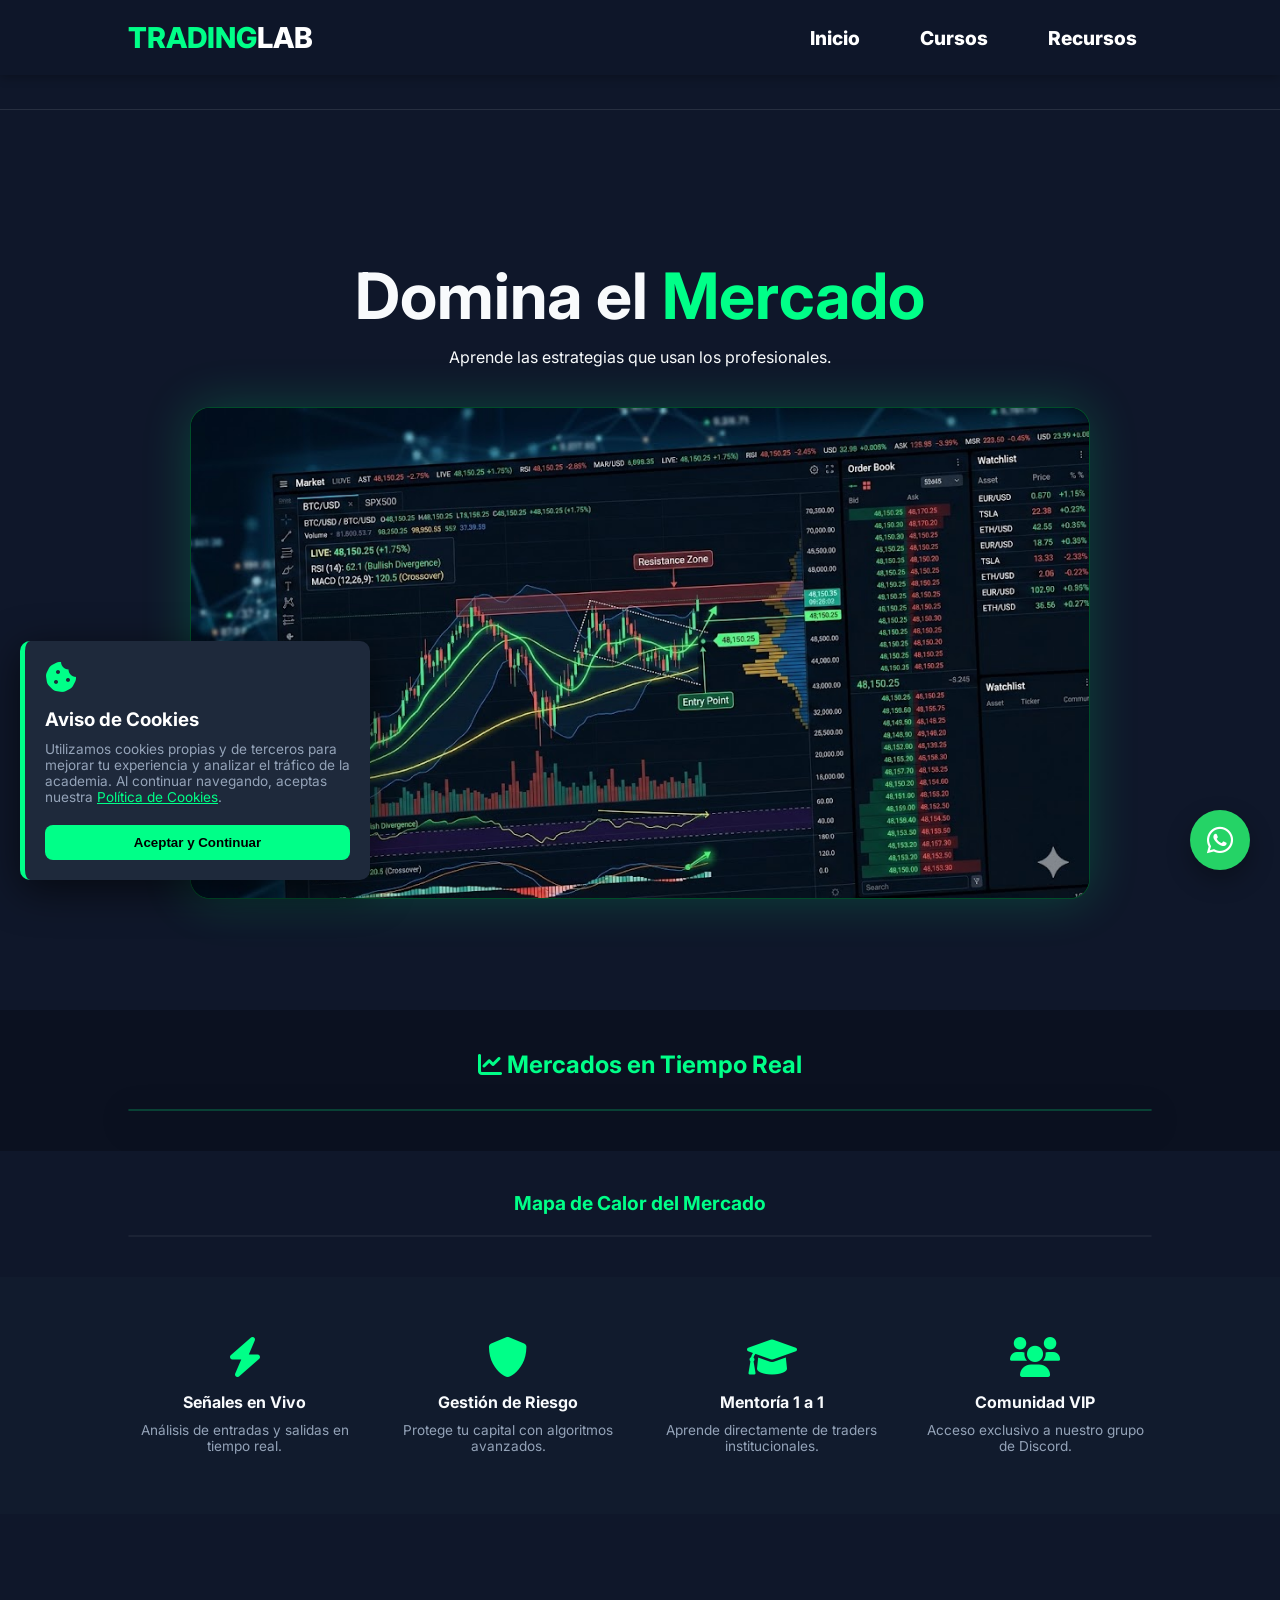
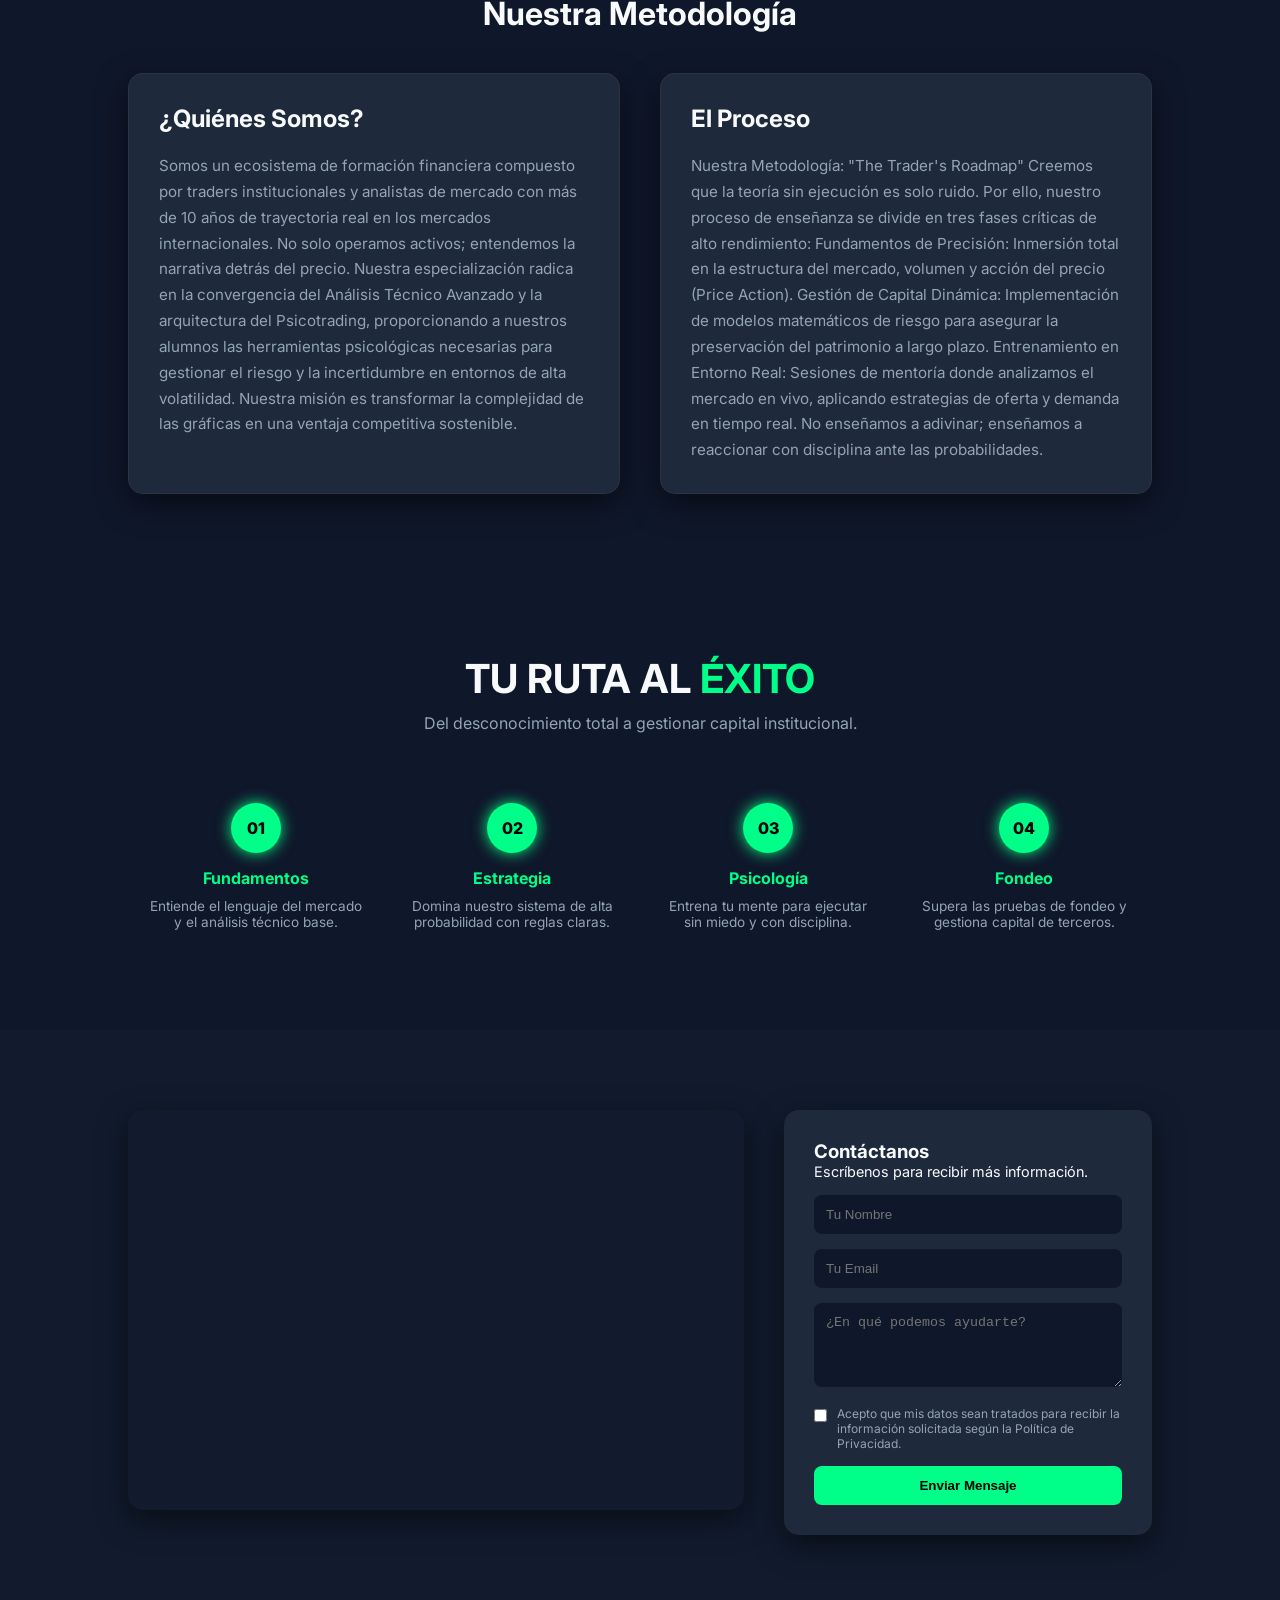
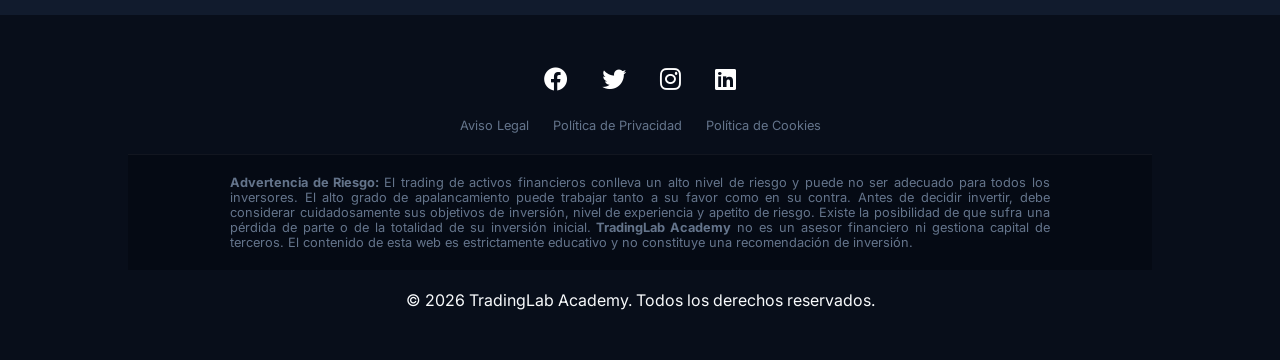
<file: index.html>
<!DOCTYPE html>
<html lang="es">
<head>
    <meta charset="UTF-8">
    <meta name="viewport" content="width=device-width, initial-scale=1.0">
    <title>TradingLab Academy</title>
    <link href="https://fonts.googleapis.com/css2?family=Inter:wght@300;400;600;800&display=swap" rel="stylesheet">
    <link rel="stylesheet" href="https://cdnjs.cloudflare.com/ajax/libs/font-awesome/6.0.0/css/all.min.css">
    <link rel="stylesheet" href="style.css" />
</head>
<body>
    <nav>
        <div class="logo">TRADING<span style="color:white">LAB</span></div>
        <ul class="nav-links">
            <li><a href="#inicio">Inicio</a></li>
            <li><a href="Cursos/trading.html">Cursos</a></li>
             <!-- <li><a href="#conocenos">Conócenos</a></li> -->
            <li><a href="Recursos/recursos.html">Recursos</a></li>
        </ul>
    </nav>
    <div style="height: 40px; background: #0f172a; border-bottom: 1px solid rgba(255,255,255,0.1); margin-top: 70px;">
    <script type="text/javascript" src="https://s3.tradingview.com/external-embedding/embed-widget-ticker-tape.js" async>
    {
      "symbols": [
        {"proName": "FOREXCOM:SPX500", "title": "S&P 500"},
        {"proName": "FOREXCOM:NSXUSD", "title": "Nasdaq 100"},
        {"proName": "FX_IDC:EURUSD", "title": "EUR/USD"},
        {"proName": "BITSTAMP:BTCUSD", "title": "BTC/USD"},
        {"proName": "BITSTAMP:ETHUSD", "title": "ETH/USD"}
      ],
      "showSymbolLogo": true,
      "colorTheme": "dark",
      "isTransparent": false,
      "displayMode": "adaptive",
      "locale": "es"
    }
    </script>
</div>

    <section id="inicio">
        <h1>Domina el <span class="highlight">Mercado</span></h1>
        <p>Aprende las estrategias que usan los profesionales.</p>
        <div class="hero-img-container">
           <img src="Imagenes/terminal_elite.jpg" alt="Trading Terminal Elite" class="hero-img">
        </div>

    </section>
    <section id="mercados" style="padding: 40px 10%; background: #0b1120;">
    <div style="text-align: center; margin-bottom: 30px;">
        <h2 style="font-size: 1.5rem; color: var(--primary);"><i class="fas fa-chart-line"></i> Mercados en Tiempo Real</h2>
    </div>
    
    <div class="tradingview-widget-container" style="border-radius: 15px; overflow: hidden; border: 1px solid rgba(0, 255, 136, 0.2); box-shadow: var(--shadow);">
        <div class="tradingview-widget-container__widget"></div>
        <script type="text/javascript" src="https://s3.tradingview.com/external-embedding/embed-widget-market-overview.js" async>
        {
          "colorTheme": "dark",
          "dateRange": "12M",
          "showChart": true,
          "locale": "es",
          "width": "100%",
          "height": "450",
          "largeChartUrl": "",
          "isTransparent": false,
          "showSymbolLogo": true,
          "showFloatingTooltip": false,
          "tabs": [
            {
              "title": "Índices",
              "symbols": [
                { "s": "FOREXCOM:SPX500", "d": "S&P 500" },
                { "s": "FOREXCOM:NSXUSD", "d": "Nasdaq 100" },
                { "s": "FOREXCOM:DJI", "d": "Dow 30" },
                { "s": "INDEX:BTCUSD", "d": "Bitcoin" }
              ]
            },
            {
              "title": "Forex",
              "symbols": [
                { "s": "FX:EURUSD" },
                { "s": "FX:GBPUSD" },
                { "s": "FX:USDJPY" },
                { "s": "FX:AUDUSD" }
              ]
            }
          ]
        }
        </script>
    </div>
</section>

<section id="heatmap" style="padding: 40px 10%; background: #0f172a;">
    <div style="text-align: center; margin-bottom: 20px;">
        <h3 style="color: var(--primary); font-size: 1.2rem;">Mapa de Calor del Mercado</h3>
    </div>
    <div class="tradingview-widget-container" style="border-radius: 15px; overflow: hidden; border: 1px solid rgba(255,255,255,0.05);">
        <div class="tradingview-widget-container__widget"></div>
        <script type="text/javascript" src="https://s3.tradingview.com/external-embedding/embed-widget-crypto-coins-heatmap.js" async>
        {
          "dataSource": "AllCrypto",
          "symbolPageUrl": "",
          "colorTheme": "dark",
          "hasTopBar": false,
          "isTransparent": false,
          "hasSymbolLogo": true,
          "width": "100%",
          "height": "400"
        }
        </script>
    </div>
</section>

<section style="padding: 60px 10%; background: #111b2d; display: grid; grid-template-columns: repeat(auto-fit, minmax(200px, 1fr)); gap: 30px; text-align: center;">
    <div>
        <i class="fas fa-bolt" style="color: var(--primary); font-size: 2.5rem; margin-bottom: 15px;"></i>
        <h4 style="margin-bottom: 10px;">Señales en Vivo</h4>
        <p style="font-size: 0.85rem; color: #94a3b8;">Análisis de entradas y salidas en tiempo real.</p>
    </div>
    <div>
        <i class="fas fa-shield-alt" style="color: var(--primary); font-size: 2.5rem; margin-bottom: 15px;"></i>
        <h4 style="margin-bottom: 10px;">Gestión de Riesgo</h4>
        <p style="font-size: 0.85rem; color: #94a3b8;">Protege tu capital con algoritmos avanzados.</p>
    </div>
    <div>
        <i class="fas fa-graduation-cap" style="color: var(--primary); font-size: 2.5rem; margin-bottom: 15px;"></i>
        <h4 style="margin-bottom: 10px;">Mentoría 1 a 1</h4>
        <p style="font-size: 0.85rem; color: #94a3b8;">Aprende directamente de traders institucionales.</p>
    </div>
    <div>
        <i class="fas fa-users" style="color: var(--primary); font-size: 2.5rem; margin-bottom: 15px;"></i>
        <h4 style="margin-bottom: 10px;">Comunidad VIP</h4>
        <p style="font-size: 0.85rem; color: #94a3b8;">Acceso exclusivo a nuestro grupo de Discord.</p>
    </div>
</section>

    <section id="conocenos">
        <h2 class="section-title">Nuestra Metodología</h2>
        <div class="grid-conocenos">
            <div class="card">
                <h3>¿Quiénes Somos?</h3>
                <p>Somos un ecosistema de formación financiera compuesto por traders institucionales y analistas de mercado con más de 10 años de trayectoria real en los mercados internacionales. No solo operamos activos; entendemos la narrativa detrás del precio.

                Nuestra especialización radica en la convergencia del Análisis Técnico Avanzado y la arquitectura del Psicotrading, proporcionando a nuestros alumnos las herramientas psicológicas necesarias para gestionar el riesgo y la incertidumbre en entornos de alta volatilidad. Nuestra misión es transformar la complejidad de las gráficas en una ventaja competitiva sostenible.</p>
            </div>
            <div class="card">
                <h3>El Proceso</h3>
                <p>Nuestra Metodología: "The Trader's Roadmap"

                    Creemos que la teoría sin ejecución es solo ruido. Por ello, nuestro proceso de enseñanza se divide en tres fases críticas de alto rendimiento:

                    Fundamentos de Precisión: Inmersión total en la estructura del mercado, volumen y acción del precio (Price Action).

                    Gestión de Capital Dinámica: Implementación de modelos matemáticos de riesgo para asegurar la preservación del patrimonio a largo plazo.

                    Entrenamiento en Entorno Real: Sesiones de mentoría donde analizamos el mercado en vivo, aplicando estrategias de oferta y demanda en tiempo real.

                    No enseñamos a adivinar; enseñamos a reaccionar con disciplina ante las probabilidades.</p>
            </div>
        </div>
    </section>

    <section style="padding: 80px 10%; background: #0f172a;">
    <div style="text-align: center; margin-bottom: 50px;">
        <h2 style="font-size: 2.5rem; margin-bottom: 10px;">TU RUTA AL <span style="color: var(--primary);">ÉXITO</span></h2>
        <p style="color: #94a3b8;">Del desconocimiento total a gestionar capital institucional.</p>
    </div>

    <div class="roadmap-container">
        <div class="roadmap-step">
            <div class="step-number">01</div>
            <h4 style="color: var(--primary);">Fundamentos</h4>
            <p style="font-size: 0.85rem; color: #94a3b8; margin-top: 10px;">Entiende el lenguaje del mercado y el análisis técnico base.</p>
        </div>
        <div class="roadmap-step">
            <div class="step-number">02</div>
            <h4 style="color: var(--primary);">Estrategia</h4>
            <p style="font-size: 0.85rem; color: #94a3b8; margin-top: 10px;">Domina nuestro sistema de alta probabilidad con reglas claras.</p>
        </div>
        <div class="roadmap-step">
            <div class="step-number">03</div>
            <h4 style="color: var(--primary);">Psicología</h4>
            <p style="font-size: 0.85rem; color: #94a3b8; margin-top: 10px;">Entrena tu mente para ejecutar sin miedo y con disciplina.</p>
        </div>
        <div class="roadmap-step">
            <div class="step-number">04</div>
            <h4 style="color: var(--primary);">Fondeo</h4>
            <p style="font-size: 0.85rem; color: #94a3b8; margin-top: 10px;">Supera las pruebas de fondeo y gestiona capital de terceros.</p>
        </div>
    </div>
</section>

    <section id="trading">
        <div class="video-container">
            <iframe src="https://www.youtube.com/embed/P3AIFPLKO5w?si=NFJK7uIKpplyopya" title="YouTube video player" allowfullscreen></iframe>
        </div>

        <div class="form-container">
            <h3>Contáctanos</h3>
            <p style="margin-bottom: 15px; font-size: 0.9rem;">Escríbenos para recibir más información.</p>
            <form action="https://formspree.io/f/TU_ID" method="POST">
                <input type="text" name="name" placeholder="Tu Nombre" required>
                <input type="email" name="email" placeholder="Tu Email" required>
                <textarea name="message" rows="4" placeholder="¿En qué podemos ayudarte?"></textarea>
                
                <label style="font-size: 0.75rem; color: #94a3b8; display: flex; align-items: flex-start; gap: 10px; margin-bottom: 15px; cursor: pointer;">
                    <input type="checkbox" required style="width: auto; margin-top: 3px;">
                    <span>Acepto que mis datos sean tratados para recibir la información solicitada según la Política de Privacidad.</span>
                </label>

                <button type="submit">Enviar Mensaje</button>
            </form>
        </div>
    </section>

    <footer>
        <div class="social-icons">
            <a href="https://facebook.com" target="_blank"><i class="fab fa-facebook"></i></a>
            <a href="https://twitter.com" target="_blank"><i class="fab fa-twitter"></i></a>
            <a href="https://instagram.com" target="_blank"><i class="fab fa-instagram"></i></a>
            <a href="https://linkedin.com" target="_blank"><i class="fab fa-linkedin"></i></a>
        </div>
        <div style="margin-bottom: 20px;">
            <a href="Legal/legal.html" style="color: #64748b; text-decoration: none; font-size: 0.8rem; margin: 0 10px;">Aviso Legal</a>
            <a href="Legal/legal.html" style="color: #64748b; text-decoration: none; font-size: 0.8rem; margin: 0 10px;">Política de Privacidad</a>
            <a href="Legal/legal.html" style="color: #64748b; text-decoration: none; font-size: 0.8rem; margin: 0 10px;">Política de Cookies</a>
        </div>
        <div class="risk-disclaimer" style="padding: 20px 10%; background: #050a14; color: #64748b; font-size: 0.8rem; text-align: justify; border-top: 1px solid rgba(255,255,255,0.05);">
            <p><strong>Advertencia de Riesgo:</strong> El trading de activos financieros conlleva un alto nivel de riesgo y puede no ser adecuado para todos los inversores. El alto grado de apalancamiento puede trabajar tanto a su favor como en su contra. Antes de decidir invertir, debe considerar cuidadosamente sus objetivos de inversión, nivel de experiencia y apetito de riesgo. Existe la posibilidad de que sufra una pérdida de parte o de la totalidad de su inversión inicial. <strong>TradingLab Academy</strong> no es un asesor financiero ni gestiona capital de terceros. El contenido de esta web es estrictamente educativo y no constituye una recomendación de inversión.</p>
        </div>
        <br>
        <p>&copy; 2026 TradingLab Academy. Todos los derechos reservados.</p>
    </footer>

    <div id="cookie-banner" class="cookie-overlay">
        <div class="cookie-content">
            <i class="fas fa-cookie-bite" style="color: var(--primary); font-size: 2rem; margin-bottom: 15px;"></i>
            <h3>Aviso de Cookies</h3>
            <p>Utilizamos cookies propias y de terceros para mejorar tu experiencia y analizar el tráfico de la academia. Al continuar navegando, aceptas nuestra <a href="legal.html" style="color: var(--primary);">Política de Cookies</a>.</p>
            <button onclick="acceptCookies()" class="cookie-btn">Aceptar y Continuar</button>
        </div>
    </div>
    <script>
        function acceptCookies() {
            // Guarda la decisión en el almacenamiento local del navegador
            localStorage.setItem('cookiesAceptadas', 'true');
            // Oculta el banner
            document.getElementById('cookie-banner').style.display = 'none';
        }

        // Al cargar la página, comprueba si ya las aceptó anteriormente
        window.onload = function() {
            if (!localStorage.getItem('cookiesAceptadas')) {
                document.getElementById('cookie-banner').style.display = 'block';
            }
        }
    </script>
    <a href="https://wa.me/TUNUMERO" target="_blank" style="position: fixed; bottom: 30px; right: 30px; background: #25d366; color: white; border-radius: 50%; width: 60px; height: 60px; display: flex; align-items: center; justify-content: center; font-size: 30px; box-shadow: 0 10px 25px rgba(0,0,0,0.3); z-index: 1000; text-decoration: none; transition: 0.3s;">
        <i class="fab fa-whatsapp"></i>
    </a>
</body>
</html>
</file>
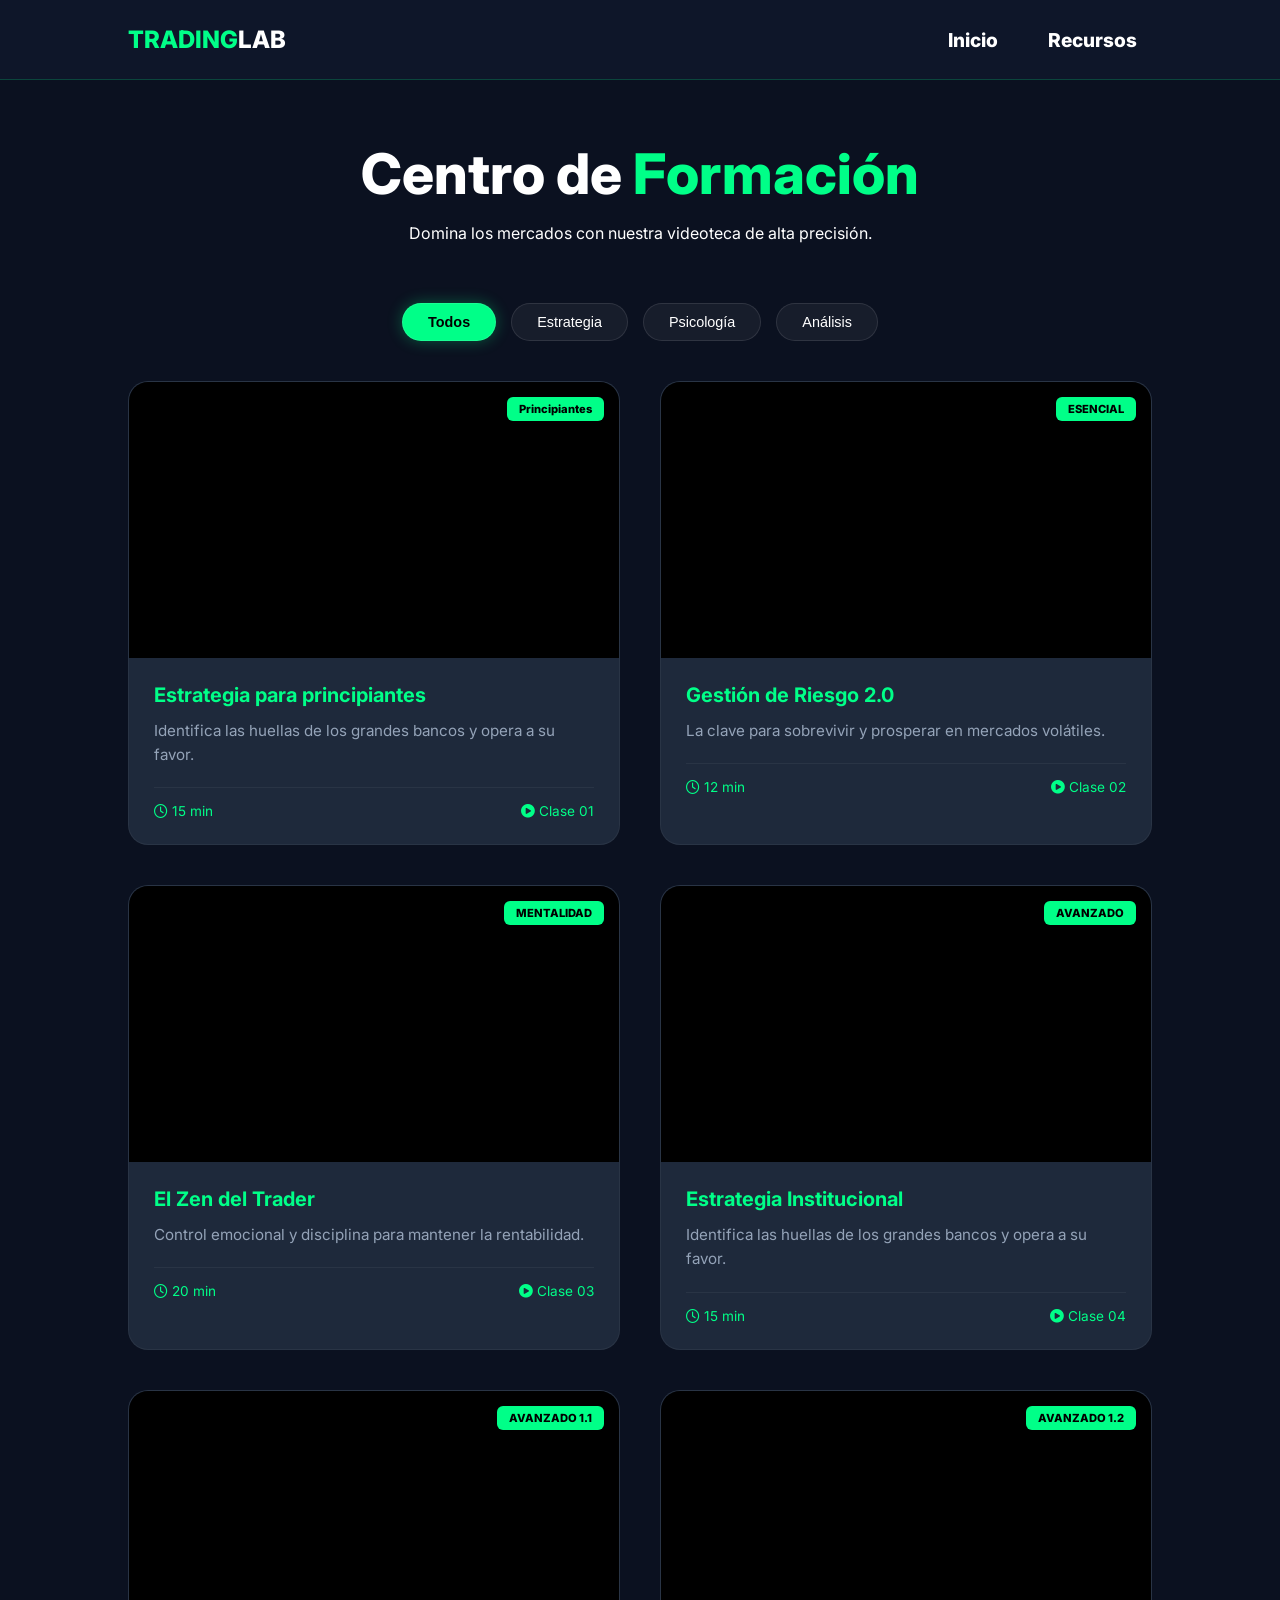
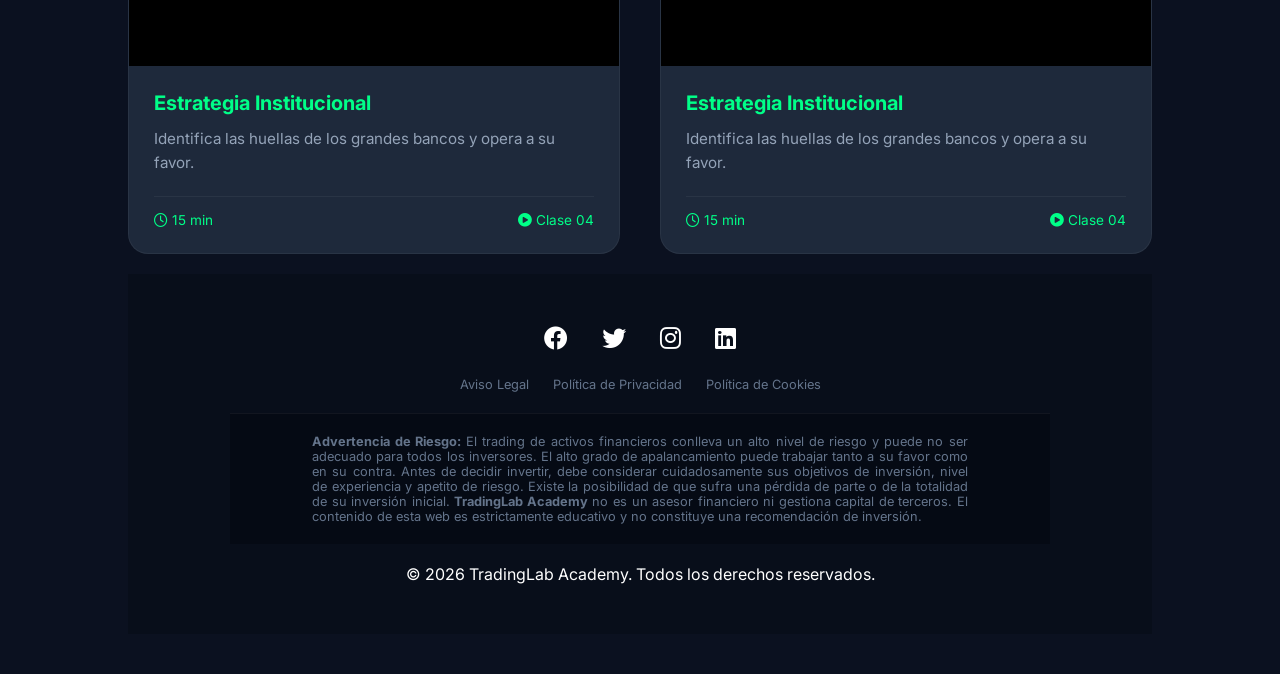
<file: Cursos/trading.html>
<!DOCTYPE html>
<html lang="es">
<head>
    <meta charset="UTF-8">
    <meta name="viewport" content="width=device-width, initial-scale=1.0">
    <title>TradingLab | Academia de Videos</title>
    <link href="https://fonts.googleapis.com/css2?family=Inter:wght@400;700;800&display=swap" rel="stylesheet">
    <link rel="stylesheet" href="https://cdnjs.cloudflare.com/ajax/libs/font-awesome/6.0.0/css/all.min.css">
    <link rel="stylesheet" href="style.css" />
</head>
<body>

<nav>
    <a href="index.html" class="logo">TRADING<span style="color:white">LAB</span></a>
    <ul class="nav-links">
        <li><a href="../index.html">Inicio</a></li>
        <li><a href="../Recursos/recursos.html">Recursos</a></li>
    </ul>
</nav>

<div class="container">
    <div class="intro-section">
        <h1>Centro de <span>Formación</span></h1>
        <p>Domina los mercados con nuestra videoteca de alta precisión.</p>
    </div>

    <div class="filters">
        <button class="filter-btn active">Todos</button>
        <button class="filter-btn">Estrategia</button>
        <button class="filter-btn">Psicología</button>
        <button class="filter-btn">Análisis</button>
    </div>

    <div class="video-grid">
        <div class="v-card">
            <span class="badge">Principiantes</span>
            <div class="video-wrapper">
                <iframe src="https://www.youtube.com/embed/P3AIFPLKO5w" allowfullscreen></iframe>
            </div>
            <div class="v-info">
                <h3>Estrategia para principiantes</h3>
                <p>Identifica las huellas de los grandes bancos y opera a su favor.</p>
                <div class="meta">
                    <span><i class="far fa-clock"></i> 15 min</span>
                    <span><i class="fas fa-play-circle"></i> Clase 01</span>
                </div>
            </div>
        </div>

        <div class="v-card">
            <span class="badge">ESENCIAL</span>
            <div class="video-wrapper">
                <iframe src="https://www.youtube.com/embed/P3AIFPLKO5w" allowfullscreen></iframe>
            </div>
            <div class="v-info">
                <h3>Gestión de Riesgo 2.0</h3>
                <p>La clave para sobrevivir y prosperar en mercados volátiles.</p>
                <div class="meta">
                    <span><i class="far fa-clock"></i> 12 min</span>
                    <span><i class="fas fa-play-circle"></i> Clase 02</span>
                </div>
            </div>
        </div>

        <div class="v-card">
            <span class="badge">MENTALIDAD</span>
            <div class="video-wrapper">
                <iframe src="https://www.youtube.com/embed/P3AIFPLKO5w" allowfullscreen></iframe>
            </div>
            <div class="v-info">
                <h3>El Zen del Trader</h3>
                <p>Control emocional y disciplina para mantener la rentabilidad.</p>
                <div class="meta">
                    <span><i class="far fa-clock"></i> 20 min</span>
                    <span><i class="fas fa-play-circle"></i> Clase 03</span>
                </div>
            </div>
        </div>

        <div class="video-grid">
        <div class="v-card">
            <span class="badge">AVANZADO</span>
            <div class="video-wrapper">
                <iframe src="https://www.youtube.com/embed/P3AIFPLKO5w" allowfullscreen></iframe>
            </div>
            <div class="v-info">
                <h3>Estrategia Institucional</h3>
                <p>Identifica las huellas de los grandes bancos y opera a su favor.</p>
                <div class="meta">
                    <span><i class="far fa-clock"></i> 15 min</span>
                    <span><i class="fas fa-play-circle"></i> Clase 04</span>
                </div>
            </div>
        </div>
    </div>

    <div class="video-grid">
        <div class="v-card">
            <span class="badge">AVANZADO 1.1</span>
            <div class="video-wrapper">
                <iframe src="https://www.youtube.com/embed/P3AIFPLKO5w" allowfullscreen></iframe>
            </div>
            <div class="v-info">
                <h3>Estrategia Institucional</h3>
                <p>Identifica las huellas de los grandes bancos y opera a su favor.</p>
                <div class="meta">
                    <span><i class="far fa-clock"></i> 15 min</span>
                    <span><i class="fas fa-play-circle"></i> Clase 04</span>
                </div>
            </div>
        </div>
    </div>


    <div class="video-grid">
        <div class="v-card">
            <span class="badge">AVANZADO 1.2</span>
            <div class="video-wrapper">
                <iframe src="https://www.youtube.com/embed/P3AIFPLKO5w" allowfullscreen></iframe>
            </div>
            <div class="v-info">
                <h3>Estrategia Institucional</h3>
                <p>Identifica las huellas de los grandes bancos y opera a su favor.</p>
                <div class="meta">
                    <span><i class="far fa-clock"></i> 15 min</span>
                    <span><i class="fas fa-play-circle"></i> Clase 04</span>
                </div>
            </div>
        </div>
    </div>

</div>
 <footer>
        <div class="social-icons">
            <a href="https://facebook.com" target="_blank"><i class="fab fa-facebook"></i></a>
            <a href="https://twitter.com" target="_blank"><i class="fab fa-twitter"></i></a>
            <a href="https://instagram.com" target="_blank"><i class="fab fa-instagram"></i></a>
            <a href="https://linkedin.com" target="_blank"><i class="fab fa-linkedin"></i></a>
        </div>
        <div style="margin-bottom: 20px;">
            <a href="../Legal/legal.html" style="color: #64748b; text-decoration: none; font-size: 0.8rem; margin: 0 10px;">Aviso Legal</a>
            <a href="../Legal/legal.html" style="color: #64748b; text-decoration: none; font-size: 0.8rem; margin: 0 10px;">Política de Privacidad</a>
            <a href="../Legal/legal.html" style="color: #64748b; text-decoration: none; font-size: 0.8rem; margin: 0 10px;">Política de Cookies</a>
        </div>
        <div class="risk-disclaimer" style="padding: 20px 10%; background: #050a14; color: #64748b; font-size: 0.8rem; text-align: justify; border-top: 1px solid rgba(255,255,255,0.05);">
            <p><strong>Advertencia de Riesgo:</strong> El trading de activos financieros conlleva un alto nivel de riesgo y puede no ser adecuado para todos los inversores. El alto grado de apalancamiento puede trabajar tanto a su favor como en su contra. Antes de decidir invertir, debe considerar cuidadosamente sus objetivos de inversión, nivel de experiencia y apetito de riesgo. Existe la posibilidad de que sufra una pérdida de parte o de la totalidad de su inversión inicial. <strong>TradingLab Academy</strong> no es un asesor financiero ni gestiona capital de terceros. El contenido de esta web es estrictamente educativo y no constituye una recomendación de inversión.</p>
        </div>
        <br>
        <p>&copy; 2026 TradingLab Academy. Todos los derechos reservados.</p>
    </footer>

</body>
</html>
</file>
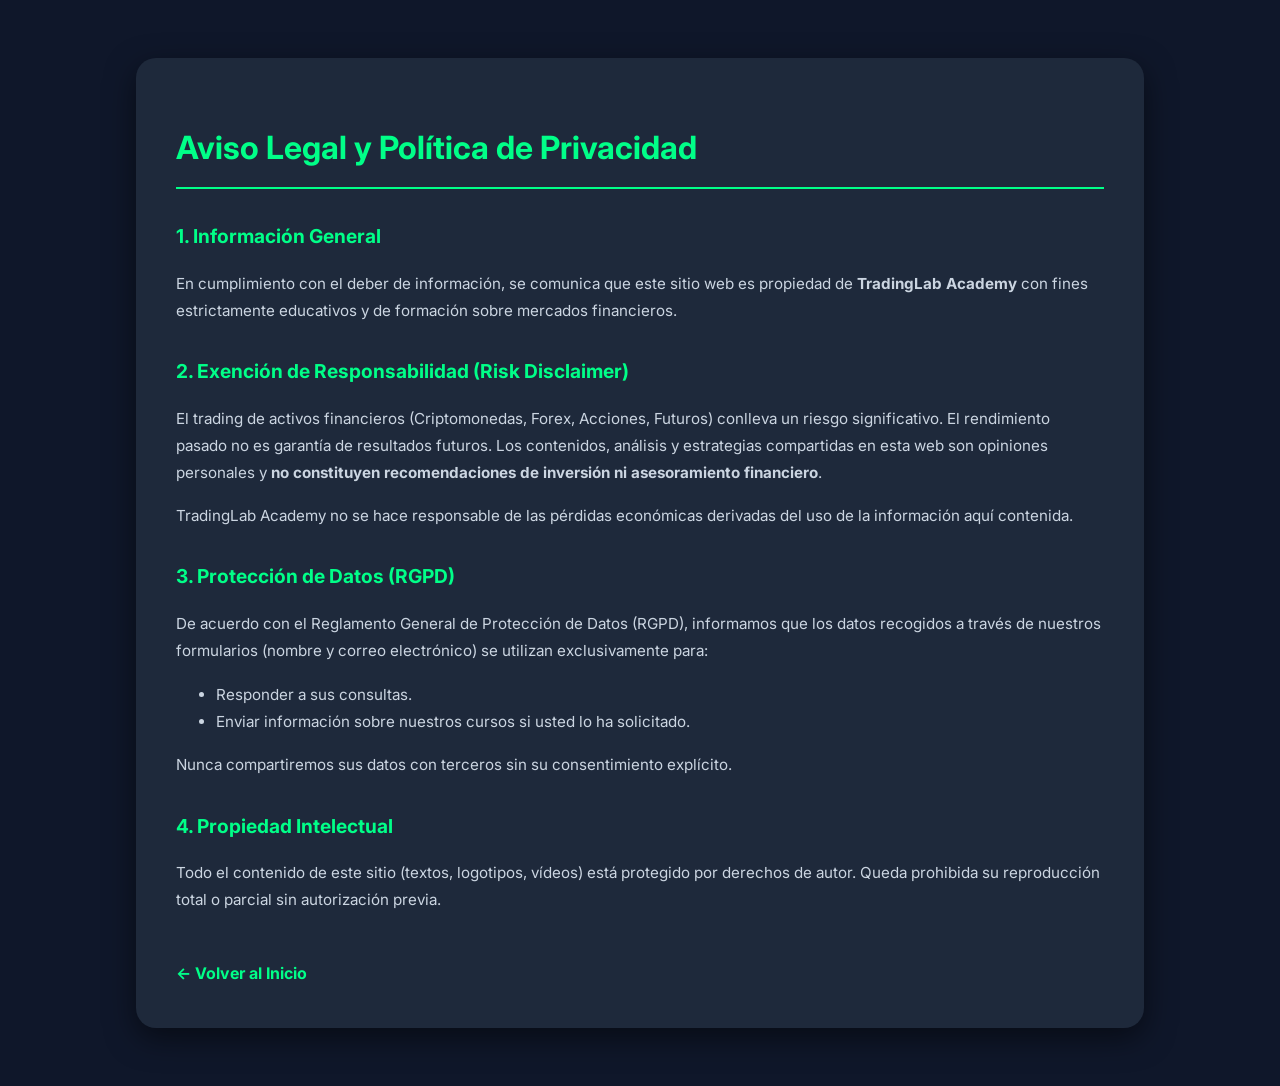
<file: Legal/legal.html>
<!DOCTYPE html>
<html lang="es">
<head>
    <meta charset="UTF-8">
    <meta name="viewport" content="width=device-width, initial-scale=1.0">
    <title>Aviso Legal | TradingLab</title>
    <link href="https://fonts.googleapis.com/css2?family=Inter:wght@400;700&display=swap" rel="stylesheet">
    <link rel="stylesheet" href="style.css" />
</head>
<body>

    <div class="legal-box">
        <h1>Aviso Legal y Política de Privacidad</h1>
        
        <h2>1. Información General</h2>
        <p>En cumplimiento con el deber de información, se comunica que este sitio web es propiedad de <strong>TradingLab Academy</strong> con fines estrictamente educativos y de formación sobre mercados financieros.</p>

        <h2>2. Exención de Responsabilidad (Risk Disclaimer)</h2>
        <p>El trading de activos financieros (Criptomonedas, Forex, Acciones, Futuros) conlleva un riesgo significativo. El rendimiento pasado no es garantía de resultados futuros. Los contenidos, análisis y estrategias compartidas en esta web son opiniones personales y <strong>no constituyen recomendaciones de inversión ni asesoramiento financiero</strong>.</p>
        <p>TradingLab Academy no se hace responsable de las pérdidas económicas derivadas del uso de la información aquí contenida.</p>

        <h2>3. Protección de Datos (RGPD)</h2>
        <p>De acuerdo con el Reglamento General de Protección de Datos (RGPD), informamos que los datos recogidos a través de nuestros formularios (nombre y correo electrónico) se utilizan exclusivamente para:</p>
        <ul>
            <li>Responder a sus consultas.</li>
            <li>Enviar información sobre nuestros cursos si usted lo ha solicitado.</li>
        </ul>
        <p>Nunca compartiremos sus datos con terceros sin su consentimiento explícito.</p>

        <h2>4. Propiedad Intelectual</h2>
        <p>Todo el contenido de este sitio (textos, logotipos, vídeos) está protegido por derechos de autor. Queda prohibida su reproducción total o parcial sin autorización previa.</p>

        <a href="../index.html" class="back-link">← Volver al Inicio</a>
    </div>


</body>
</html>
</file>
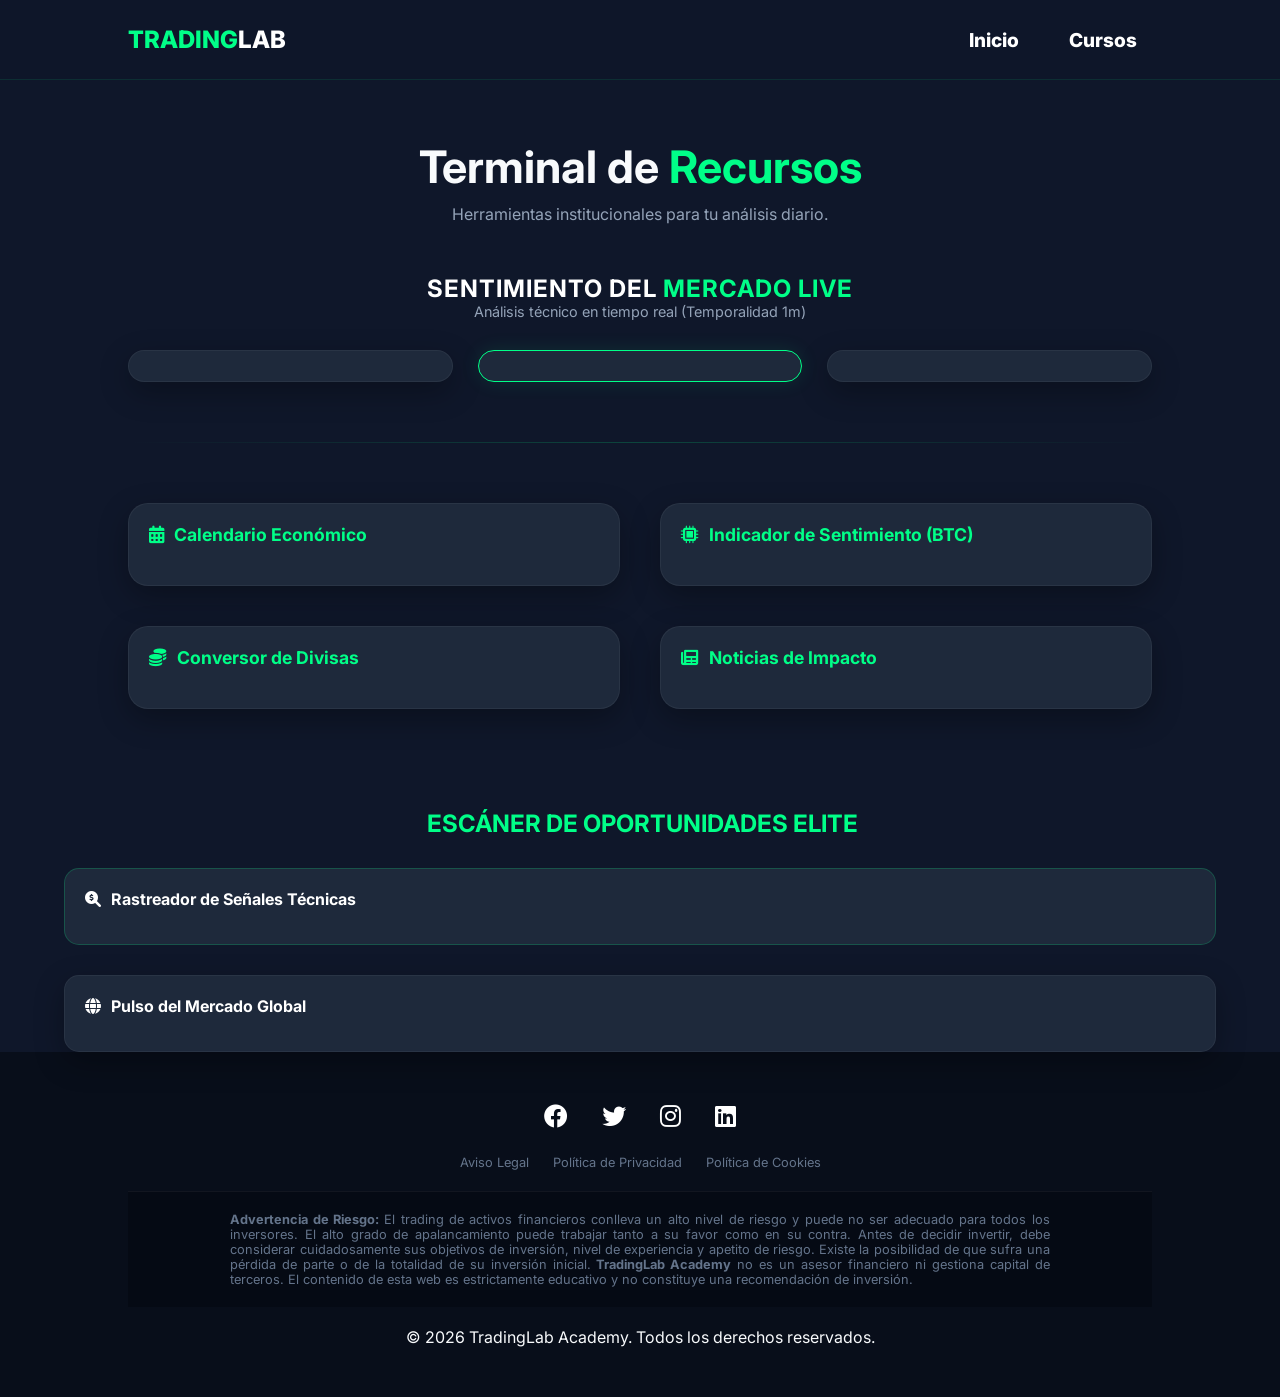
<file: Recursos/recursos.html>
<!DOCTYPE html>
<html lang="es">
<head>
    <meta charset="UTF-8">
    <meta name="viewport" content="width=device-width, initial-scale=1.0">
    <title>Recursos de Trading | TradingLab</title>
    <link href="https://fonts.googleapis.com/css2?family=Inter:wght@400;700;800&display=swap" rel="stylesheet">
    <link rel="stylesheet" href="https://cdnjs.cloudflare.com/ajax/libs/font-awesome/6.0.0/css/all.min.css">
    <link rel="stylesheet" href="style.css" />
</head>
<body>

    <nav>
        <a href="../index.html" class="logo">TRADING<span style="color:white">LAB</span></a>
        <ul class="nav-links">
            <li><a href="../index.html">Inicio</a></li>
            <li><a href="../Cursos/trading.html">Cursos</a></li>
        </ul>
    </nav>

    <div class="container">
        <div class="header-recursos">
            <h1>Terminal de <span style="color: var(--primary);">Recursos</span></h1>
            <p>Herramientas institucionales para tu análisis diario.</p>
        </div>

        <section id="market-status" style="margin-bottom: 60px;">
    <div style="text-align: center; margin-bottom: 30px;">
        <h2 style="color: white; font-size: 1.5rem; letter-spacing: 1px;">SENTIMIENTO DEL <span style="color: var(--primary);">MERCADO LIVE</span></h2>
        <p style="color: #94a3b8; font-size: 0.9rem;">Análisis técnico en tiempo real (Temporalidad 1m)</p>
    </div>
    
    <div style="display: grid; grid-template-columns: repeat(auto-fit, minmax(300px, 1fr)); gap: 25px;">
        
        <div class="widget-card" style="padding: 15px;">
            <div class="tradingview-widget-container">
                <script type="text/javascript" src="https://s3.tradingview.com/external-embedding/embed-widget-technical-analysis.js" async>
                {
                  "interval": "1m", "width": "100%", "isTransparent": true, "height": "320",
                  "symbol": "OANDA:XAUUSD", "showIntervalTabs": false, "locale": "es", "colorTheme": "dark"
                }
                </script>
            </div>
        </div>

        <div class="widget-card" style="padding: 15px; border-color: var(--primary); box-shadow: 0 0 20px rgba(0,255,136,0.1);">
            <div class="tradingview-widget-container">
                <script type="text/javascript" src="https://s3.tradingview.com/external-embedding/embed-widget-technical-analysis.js" async>
                {
                  "interval": "1m", "width": "100%", "isTransparent": true, "height": "320",
                  "symbol": "BINANCE:BTCUSDT", "showIntervalTabs": false, "locale": "es", "colorTheme": "dark"
                }
                </script>
            </div>
        </div>

        <div class="widget-card" style="padding: 15px;">
            <div class="tradingview-widget-container">
                <script type="text/javascript" src="https://s3.tradingview.com/external-embedding/embed-widget-technical-analysis.js" async>
                {
                  "interval": "1m", "width": "100%", "isTransparent": true, "height": "320",
                  "symbol": "FX:EURUSD", "showIntervalTabs": false, "locale": "es", "colorTheme": "dark"
                }
                </script>
            </div>
        </div>

    </div>
</section>

<hr style="border: 0; height: 1px; background: linear-gradient(to right, transparent, rgba(0,255,136,0.2), transparent); margin-bottom: 60px;">

        <div class="grid-recursos">
            <div class="widget-card">
                <h3><i class="fas fa-calendar-alt"></i> Calendario Económico</h3>
                <div class="tradingview-widget-container">
                    <script type="text/javascript" src="https://s3.tradingview.com/external-embedding/embed-widget-events.js" async>
                    {
                      "colorTheme": "dark",
                      "isTransparent": true,
                      "width": "100%",
                      "height": "400",
                      "locale": "es",
                      "importanceFilter": "-1,0,1"
                    }
                    </script>
                </div>
            </div>

            <div class="widget-card">
                <h3><i class="fas fa-microchip"></i> Indicador de Sentimiento (BTC)</h3>
                <div class="tradingview-widget-container">
                    <script type="text/javascript" src="https://s3.tradingview.com/external-embedding/embed-widget-technical-analysis.js" async>
                    {
                      "interval": "1h",
                      "width": "100%",
                      "isTransparent": true,
                      "height": "400",
                      "symbol": "BITSTAMP:BTCUSD",
                      "showIntervalTabs": true,
                      "locale": "es",
                      "colorTheme": "dark"
                    }
                    </script>
                </div>
            </div>

            <div class="widget-card">
                <h3><i class="fas fa-coins"></i> Conversor de Divisas</h3>
                <div class="tradingview-widget-container">
                    <script type="text/javascript" src="https://s3.tradingview.com/external-embedding/embed-widget-forex-cross-rates.js" async>
                    {
                      "width": "100%",
                      "height": "400",
                      "currencies": ["EUR", "USD", "JPY", "GBP", "CHF", "AUD"],
                      "isTransparent": true,
                      "colorTheme": "dark",
                      "locale": "es"
                    }
                    </script>
                </div>
            </div>

            <div class="widget-card">
                <h3><i class="fas fa-newspaper"></i> Noticias de Impacto</h3>
                <div class="tradingview-widget-container">
                    <script type="text/javascript" src="https://s3.tradingview.com/external-embedding/embed-widget-timeline.js" async>
                    {
                      "feedMode": "all_symbols",
                      "colorTheme": "dark",
                      "isTransparent": true,
                      "displayMode": "regular",
                      "width": "100%",
                      "height": "400",
                      "locale": "es"
                    }
                    </script>
                </div>
            </div>
        </div>
    </div>

    <h2 style="text-align: center; color: var(--primary); margin: 60px 0 30px;"><i class="fas fa-radar"></i> ESCÁNER DE OPORTUNIDADES ELITE</h2>

<div style="padding: 0 5%; display: flex; flex-direction: column; gap: 30px;">

    <div class="widget-card" style="background: var(--card-bg); border-radius: 15px; padding: 20px; border: 1px solid rgba(0, 255, 136, 0.2); box-shadow: var(--shadow);">
        <h3 style="color: #fff; margin-bottom: 15px; font-size: 1rem;"><i class="fas fa-search-dollar"></i> Rastreador de Señales Técnicas</h3>
        <div class="tradingview-widget-container">
            <script type="text/javascript" src="https://s3.tradingview.com/external-embedding/embed-widget-screener.js" async>
            {
              "width": "100%", "height": "500", "defaultColumn": "overview",
              "defaultScreen": "general", "market": "forex", "showToolbar": true,
              "colorTheme": "dark", "locale": "es", "isTransparent": true
            }
            </script>
        </div>
    </div>

    <div class="widget-card" style="background: var(--card-bg); border-radius: 15px; padding: 20px; border: 1px solid rgba(255, 255, 255, 0.05);">
        <h3 style="color: #fff; margin-bottom: 15px; font-size: 1rem;"><i class="fas fa-globe"></i> Pulso del Mercado Global</h3>
        <div class="tradingview-widget-container">
            <script type="text/javascript" src="https://s3.tradingview.com/external-embedding/embed-widget-market-quotes.js" async>
            {
              "width": "100%", "height": "450",
              "symbolsGroups": [
                {
                  "name": "Activos Clave",
                  "originalName": "Indices",
                  "symbols": [
                    {"name": "OANDA:XAUUSD", "displayName": "Oro"},
                    {"name": "BITSTAMP:BTCUSD", "displayName": "Bitcoin"},
                    {"name": "FOREXCOM:SPX500", "displayName": "S&P 500"},
                    {"name": "OANDA:EURUSD", "displayName": "Euro"},
                    {"name": "TVC:DXY", "displayName": "DXY (Dólar)"},
                    {"name": "OANDA:GBPUSD", "displayName": "Libra"},
                    {"name": "OANDA:USDJPY", "displayName": "Yen"},
                    {"name": "OANDA:XAGUSD", "displayName": "Plata"}
                  ]
                }
              ],
              "showSymbolLogo": true, "colorTheme": "dark", "isTransparent": true, "locale": "es"
            }
            </script>
        </div>
    </div>

</div>





    <footer>
        <div class="social-icons">
            <a href="https://facebook.com" target="_blank"><i class="fab fa-facebook"></i></a>
            <a href="https://twitter.com" target="_blank"><i class="fab fa-twitter"></i></a>
            <a href="https://instagram.com" target="_blank"><i class="fab fa-instagram"></i></a>
            <a href="https://linkedin.com" target="_blank"><i class="fab fa-linkedin"></i></a>
        </div>
        <div style="margin-bottom: 20px;">
            <a href="../Legal/legal.html" style="color: #64748b; text-decoration: none; font-size: 0.8rem; margin: 0 10px;">Aviso Legal</a>
            <a href="../Legal/legal.html" style="color: #64748b; text-decoration: none; font-size: 0.8rem; margin: 0 10px;">Política de Privacidad</a>
            <a href="../Legal/legal.html" style="color: #64748b; text-decoration: none; font-size: 0.8rem; margin: 0 10px;">Política de Cookies</a>
        </div>
        <div class="risk-disclaimer" style="padding: 20px 10%; background: #050a14; color: #64748b; font-size: 0.8rem; text-align: justify; border-top: 1px solid rgba(255,255,255,0.05);">
            <p><strong>Advertencia de Riesgo:</strong> El trading de activos financieros conlleva un alto nivel de riesgo y puede no ser adecuado para todos los inversores. El alto grado de apalancamiento puede trabajar tanto a su favor como en su contra. Antes de decidir invertir, debe considerar cuidadosamente sus objetivos de inversión, nivel de experiencia y apetito de riesgo. Existe la posibilidad de que sufra una pérdida de parte o de la totalidad de su inversión inicial. <strong>TradingLab Academy</strong> no es un asesor financiero ni gestiona capital de terceros. El contenido de esta web es estrictamente educativo y no constituye una recomendación de inversión.</p>
        </div>
        <br>
        <p>&copy; 2026 TradingLab Academy. Todos los derechos reservados.</p>
    </footer>

</body>
</html>
</file>
<file: style.css>
:root {
            --primary: #00ff88; /* Verde Neón Trading */
            --bg-dark: #0f172a;
            --card-bg: #1e293b;
            --text-light: #f8fafc;
            --shadow: 0 10px 30px rgba(0, 0, 0, 0.5);
        }

        * { margin: 0; padding: 0; box-sizing: border-box; }
        body { font-family: 'Inter', sans-serif; background-color: var(--bg-dark); color: var(--text-light); scroll-behavior: smooth; }

        /* --- NAVEGACIÓN --- */
        nav {
            display: flex;
            justify-content: space-between;
            align-items: center;
            padding: 20px 10%;
            background: rgba(15, 23, 42, 0.95);
            position: fixed;
            width: 100%;
            top: 0;
            z-index: 1000;
            box-shadow: 0 2px 10px rgba(0,0,0,0.3);
        }
        .logo { font-size: 1.8rem; font-weight: 800; color: var(--primary); }
        .nav-links { list-style: none; display: flex; }
        .nav-links li { margin-left: 30px; }
        .nav-links a { 
            text-decoration: none; color: white; font-weight: 800; 
            transition: 0.3s; padding: 8px 15px; border-radius: 5px; font-size: 1.2rem;
        }
        .nav-links a:hover { background: var(--primary); color: #000; }

        /* --- SECCIÓN HERO / INICIO --- */
        #inicio {
            height: 60vh;
            display: flex;
            flex-direction: column;
            justify-content: center;
            align-items: center;
            text-align: center;
            padding-top: 80px;
        }
        h1 { font-size: 3.5rem; margin-bottom: 1rem; }
        .highlight { color: var(--primary); }

        /* --- SECCIÓN CONÓCENOS --- */
        #conocenos { padding: 80px 10%; }
        .section-title { text-align: center; margin-bottom: 40px; font-size: 2rem; }
        .grid-conocenos {
            display: grid;
            grid-template-columns: 1fr 1fr;
            gap: 40px;
        }
        .card {
            background: var(--card-bg);
            padding: 30px;
            border-radius: 15px;
            box-shadow: var(--shadow);
            border: 1px solid rgba(255,255,255,0.05);
        }

        /* --- SECCIÓN TRADING (VIDEO + FORM) --- */
        #trading {
            padding: 80px 10%;
            background: #111b2d;
            display: flex;
            gap: 40px;
            align-items: flex-start;
        }
        .video-container { flex: 2; border-radius: 15px; overflow: hidden; box-shadow: var(--shadow); }
        .video-container iframe { width: 100%; height: 400px; border: none; }

        .form-container {
            flex: 1;
            background: var(--card-bg);
            padding: 30px;
            border-radius: 15px;
            box-shadow: var(--shadow);
        }
        .form-container input, .form-container textarea {
            width: 100%;
            padding: 12px;
            margin-bottom: 15px;
            border-radius: 8px;
            border: none;
            background: #0f172a;
            color: white;
        }
        .form-container button {
            width: 100%;
            padding: 12px;
            background: var(--primary);
            border: none;
            border-radius: 8px;
            font-weight: bold;
            cursor: pointer;
            transition: 0.3s;
        }
        .form-container button:hover { transform: translateY(-3px); box-shadow: 0 5px 15px rgba(0, 255, 136, 0.4); }

        /* Ajuste para móviles: Invertir orden y centrar */
        @media (max-width: 768px) {
            #trading {
                flex-direction: column-reverse; /* ESTA ES LA MAGIA: Formulario arriba, Video abajo */
                padding: 40px 5%;
                gap: 30px;
            }
            
            .video-container, .form-container {
                width: 100%; /* Asegura que ocupen todo el ancho en móvil */
            }

            .grid-conocenos {
                grid-template-columns: 1fr; /* Una sola columna en móvil para las tarjetas */
            }

            h1 { font-size: 2.5rem; } /* Título un poco más pequeño en móvil */

            .nav-links a { 
            text-decoration: none; color: white; font-weight: 800; 
            transition: 0.3s; padding: 8px 15px; border-radius: 5px; font-size: 1.2rem;}
        }

        .video-container { flex: 2; border-radius: 15px; overflow: hidden; box-shadow: var(--shadow); }
        .video-container iframe { width: 100%; aspect-ratio: 16/9; border: none; display: block; }

        .form-container {
            flex: 1;
            background: var(--card-bg);
            padding: 30px;
            border-radius: 15px;
            box-shadow: var(--shadow);
        }

        .card:hover {
            border-color: var(--primary);
            transform: translateY(-10px);
        }
        .card:hover h3 { color: var(--primary); transition: 0.3s; }
        .card h3 { margin-bottom: 20px; font-size: 1.5rem; }
        .card p { font-size: 0.95rem; line-height: 1.7; color: #94a3b8; }

        /* --- FOOTER --- */
        footer {
            padding: 50px 10%;
            text-align: center;
            background: #080e1a;
        }
        .social-icons { margin-bottom: 20px; }
        .social-icons a {
            color: white;
            font-size: 1.5rem;
            margin: 0 15px;
            transition: 0.3s;
        }

      /* --- SECCIÓN HERO / INICIO --- */
#inicio {
    min-height: 100vh; /* Permite que la sección crezca si el contenido es grande */
    display: flex;
    flex-direction: column;
    justify-content: center;
    align-items: center;
    text-align: center;
    padding: 120px 10% 80px; /* Aumentamos el padding inferior para que no se corte */
}

h1 { 
    font-size: clamp(2.5rem, 8vw, 4rem); /* Tamaño fluido para que no rompa en móviles */
    margin-bottom: 1rem; 
    line-height: 1.1; 
}

/* Contenedor de la imagen corregido */
.hero-img-container {
    width: 100%;
    max-width: 900px;
    margin: 40px auto 0; /* Centrado con margen arriba */
    border-radius: 20px;
    overflow: hidden; 
    box-shadow: 0 0 50px rgba(0, 255, 136, 0.2);
    border: 1px solid rgba(0, 255, 136, 0.3);
    background-color: #000;
}

.hero-img {
    width: 100%;
    height: auto; /* Mantiene la proporción real sin estirar */
    display: block;
    transition: transform 0.5s ease;
}

.hero-img-container:hover .hero-img {
    transform: scale(1.05);
}
        .social-icons a:hover { color: var(--primary); }

        .roadmap-container {
    display: flex;
    justify-content: space-between;
    position: relative;
    margin-top: 50px;
}
.roadmap-step {
    text-align: center;
    flex: 1;
    position: relative;
    padding: 20px;
}
.step-number {
    width: 50px;
    height: 50px;
    background: var(--primary);
    color: #000;
    border-radius: 50%;
    display: flex;
    align-items: center;
    justify-content: center;
    font-weight: 800;
    margin: 0 auto 15px;
    box-shadow: 0 0 15px var(--primary);
}
.roadmap-step::after {
    content: '';
    position: absolute;
    top: 45px;
    left: 50%;
    width: 100%;
    height: 2px;
    background: rgba(0, 255, 136, 0.2);
    z-index: -1;
}
.roadmap-step:last-child::after { display: none; }

@media (max-width: 768px) {
    .roadmap-container { flex-direction: column; gap: 30px; }
    .roadmap-step::after { display: none; }
}

/* pantalla mas pequeña en movil */
    .cookie-overlay {
        position: fixed;
        bottom: 20px;
        left: 20px;
        background: var(--card-bg);
        border-left: 5px solid var(--primary); /* Una línea verde elegante a la izquierda */
        border-radius: 10px;
        padding: 20px;
        z-index: 9999;
        display: none;
        box-shadow: 0 10px 40px rgba(0,0,0,0.6);
        max-width: 350px; /* Un poco más estrecho para que sea discreto */
    }
    .cookie-content h3 { margin-bottom: 10px; color: white; }
    .cookie-content p { font-size: 0.85rem; color: #94a3b8; margin-bottom: 20px; }
    .cookie-btn {
        background: var(--primary);
        color: #000;
        border: none;
        padding: 10px 20px;
        border-radius: 8px;
        font-weight: bold;
        cursor: pointer;
        width: 100%;
        transition: 0.3s;
    }
    .cookie-btn:hover { transform: scale(1.02); background: #fff; }

    /* Para que se vea bien en móviles */
    @media (max-width: 768px) {
        .cookie-overlay { left: 10px; right: 10px; bottom: 10px; }
    }

    /* --- Ajustes específicos para que la navegación quepa en móvil --- */
@media (max-width: 768px) {
    nav {
        padding: 10px 3%; /* Menos espacio arriba y a los lados */
    }

    .logo {
        font-size: 1.3rem; /* Logo más pequeño */
    }

    .nav-links li {
        margin-left: 10px; /* Menos separación entre los botones */
    }

    .nav-links a {
        padding: 5px 8px; /* Botones más compactos */
        font-size: 1rem; /* Letra más pequeña para que quepan todos en una fila */
    }

    /* Reducimos también el margen del ticker tape para que no quede un hueco blanco grande */
    div[style*="margin-top: 70px"] {
        margin-top: 55px !important; 
    }

    /* ... aquí puedes dejar el resto de código de #trading y grid que ya tenías ... */
}
</file>
<file: Cursos/style.css>
:root {
            --primary: #00ff88;
            --bg: #0b1120;
            --card: #1e293b;
            --glow: rgba(0, 255, 136, 0.3);
        }

        * { margin: 0; padding: 0; box-sizing: border-box; }

        body {
            font-family: 'Inter', sans-serif;
            background-color: var(--bg);
            color: white;
            padding-top: 100px; /* Evita que la nav tape el título */
        }

        /* --- NAVEGACIÓN UNIVERSAL (CORREGIDA) --- */
        nav {
            display: flex;
            justify-content: space-between;
            align-items: center;
            padding: 0 10%;
            height: 80px;
            background: rgba(15, 23, 42, 0.98);
            position: fixed;
            width: 100%;
            top: 0;
            left: 0;
            z-index: 2000;
            border-bottom: 1px solid rgba(0, 255, 136, 0.2);
        }

        .logo { 
            font-size: 1.5rem; 
            font-weight: 800; 
            color: var(--primary); 
            text-decoration: none;
            white-space: nowrap;
        }

        .nav-links { 
            list-style: none; 
            display: flex; 
            gap: 20px;
            align-items: center;
        }

        .nav-links a { 
            text-decoration: none; 
            color: white; 
            font-weight: 800; 
            font-size: 1.2rem; 
            transition: 0.3s; 
            padding: 8px 15px; 
            border-radius: 8px;
            white-space: nowrap;
        }

        .nav-links a:hover { 
            background: rgba(0, 255, 136, 0.1); 
            color: var(--primary); 
        }

        /* --- CONTENIDO --- */
        .container { padding: 40px 10%; max-width: 1400px; margin: 0 auto; }
        
        .intro-section { text-align: center; margin-bottom: 60px; }
        .intro-section h1 { font-size: clamp(2rem, 5vw, 3.5rem); font-weight: 800; margin-bottom: 15px; }
        .intro-section span { color: var(--primary); }

        /* Filtros */
        .filters {
            display: flex;
            justify-content: center;
            gap: 15px;
            margin-bottom: 40px;
            flex-wrap: wrap;
        }
        .filter-btn {
            background: rgba(255,255,255,0.05);
            border: 1px solid rgba(255,255,255,0.1);
            color: white;
            padding: 10px 25px;
            border-radius: 30px;
            cursor: pointer;
            transition: 0.3s;
            font-size: 0.9rem;
        }
        .filter-btn:hover, .filter-btn.active {
            background: var(--primary);
            color: #000;
            font-weight: bold;
            box-shadow: 0 0 15px var(--glow);
        }

        /* Grid de Videos */
        .video-grid {
            display: grid;
            grid-template-columns: repeat(auto-fit, minmax(320px, 1fr));
            gap: 40px;
        }

        .v-card {
            background: var(--card);
            border-radius: 20px;
            overflow: hidden;
            border: 1px solid rgba(255,255,255,0.05);
            transition: all 0.4s ease;
            position: relative;
        }

        .v-card:hover {
            transform: translateY(-10px);
            border-color: var(--primary);
            box-shadow: 0 20px 40px rgba(0,0,0,0.6), 0 0 20px var(--glow);
        }

        .badge {
            position: absolute;
            top: 15px;
            right: 15px;
            background: var(--primary);
            color: #000;
            padding: 5px 12px;
            border-radius: 6px;
            font-size: 0.7rem;
            font-weight: 800;
            z-index: 10;
        }

        .video-wrapper {
            position: relative;
            padding-bottom: 56.25%;
            height: 0;
            background: #000;
        }
        .video-wrapper iframe {
            position: absolute;
            top: 0; left: 0; width: 100%; height: 100%;
            border: none;
        }

        .v-info { padding: 25px; }
        .v-info h3 { margin-bottom: 12px; font-size: 1.25rem; color: var(--primary); }
        .v-info p { color: #94a3b8; font-size: 0.95rem; line-height: 1.6; }
        
        .meta {
            display: flex;
            justify-content: space-between;
            margin-top: 20px;
            padding-top: 15px;
            border-top: 1px solid rgba(255,255,255,0.05);
            font-size: 0.85rem;
            color: var(--primary);
        }

        /* --- RESPONSIVE MÓVIL --- */
        @media (max-width: 768px) {
            nav { padding: 0 5%; height: 70px; }
            .logo { font-size: 1.1rem; }
            .nav-links { gap: 8px; }
            .nav-links a { padding: 6px 10px; font-size: 1rem; }
            
            .container { padding: 20px 5%; }
            .intro-section h1 { font-size: 2.2rem; }
            .video-grid { grid-template-columns: 1fr; }
        }

         /* --- FOOTER --- */
        footer {
            padding: 50px 10%;
            text-align: center;
            background: #080e1a;
            margin-top: 20px;
        }
        .social-icons { margin-bottom: 20px; }
        .social-icons a {
            color: white;
            font-size: 1.5rem;
            margin: 0 15px;
            transition: 0.3s;
        }

        /* El efecto neón al pasar el ratón por los iconos */
        .social-icons a:hover {
            color: var(--primary);
            text-shadow: 0 0 10px var(--primary);
            transform: translateY(-3px);
            display: inline-block;
            
            }
</file>
<file: Legal/style.css>
body { font-family: 'Inter', sans-serif; background: #0f172a; color: #f8fafc; line-height: 1.8; padding: 50px 10%; }
        .legal-box { background: #1e293b; padding: 40px; border-radius: 20px; box-shadow: 0 10px 30px rgba(0,0,0,0.5); }
        h1 { color: #00ff88; border-bottom: 2px solid #00ff88; padding-bottom: 10px; }
        h2 { color: #00ff88; margin-top: 30px; font-size: 1.2rem; }
        p, li { color: #cbd5e1; font-size: 0.95rem; }
        .back-link { display: inline-block; margin-top: 30px; color: #00ff88; text-decoration: none; font-weight: bold; }
        .back-link:hover { text-decoration: underline; }

         /* --- FOOTER --- */
        footer {
            padding: 50px 10%;
            text-align: center;
            background: #080e1a;
        }
        .social-icons { margin-bottom: 20px; }
        .social-icons a {
            color: white;
            font-size: 1.5rem;
            margin: 0 15px;
            transition: 0.3s;
        }
</file>
<file: Recursos/style.css>
:root {
            --primary: #00ff88;
            --bg-dark: #0f172a;
            --card-bg: #1e293b;
            --text-light: #f8fafc;
        }

        * { margin: 0; padding: 0; box-sizing: border-box; }

        body { 
            font-family: 'Inter', sans-serif; 
            background: var(--bg-dark); 
            color: var(--text-light); 
            padding-top: 100px; /* Espacio para que la nav no tape el h1 */
        }

        /* --- NAVEGACIÓN PC --- */
        nav {
            display: flex;
            justify-content: space-between;
            align-items: center;
            padding: 0 10%;
            height: 80px;
            background: rgba(15, 23, 42, 0.98);
            position: fixed;
            width: 100%;
            top: 0;
            left: 0;
            z-index: 2000;
            border-bottom: 1px solid rgba(0, 255, 136, 0.1);
        }

        .logo { 
            font-size: 1.5rem; 
            font-weight: 800; 
            color: var(--primary); 
            text-decoration: none;
            white-space: nowrap;
        }

        .nav-links { 
            list-style: none; 
            display: flex; 
            gap: 20px; /* Espaciado moderno entre elementos */
            align-items: center;
        }

        .nav-links a { 
            text-decoration: none; 
            color: white; 
            font-weight: 800; 
            font-size: 1.2rem; 
            transition: 0.3s; 
            padding: 8px 15px; 
            border-radius: 8px;
            white-space: nowrap; /* Evita que el texto se corte */
        }

        .nav-links a:hover { 
            background: rgba(0, 255, 136, 0.1); 
            color: var(--primary); 
        }

        /* --- CONTENIDO --- */
        .container { padding: 40px 10%; width: 100%; }
        
        .header-recursos { text-align: center; margin-bottom: 50px; }
        .header-recursos h1 { font-size: clamp(1.8rem, 5vw, 2.8rem); margin-bottom: 10px; }
        .header-recursos p { color: #94a3b8; }

        .grid-recursos {
            display: grid;
            grid-template-columns: repeat(auto-fit, minmax(400px, 1fr));
            gap: 30px;
        }

        .widget-card {
            background: var(--card-bg);
            padding: 20px;
            border-radius: 20px;
            border: 1px solid rgba(255,255,255,0.05);
            box-shadow: 0 10px 30px rgba(0,0,0,0.3);
        }

        .widget-card h3 { margin-bottom: 20px; font-size: 1.1rem; color: var(--primary); display: flex; align-items: center; gap: 10px; }

        /* --- RESPONSIVE MÓVIL --- */
        @media (max-width: 768px) {
            nav { padding: 0 5%; height: 70px; }
            .logo { font-size: 1.1rem; }
            .nav-links { gap: 5px; }
            .nav-links a { font-size: 1rem; padding: 5px 8px; }
            
            .container { padding: 20px 5%; }
            .grid-recursos { grid-template-columns: 1fr; }
        }

        .grid-recursos {
            display: grid;
            grid-template-columns: repeat(auto-fit, minmax(400px, 1fr));
            gap: 40px; /* Aumentamos el espacio entre widgets de abajo */
            margin-top: 20px;
        }

        .widget-card {
            transition: transform 0.3s ease;
        }

        .widget-card:hover {
            transform: translateY(-5px);
        }

         /* --- FOOTER --- */
        footer {
            padding: 50px 10%;
            text-align: center;
            background: #080e1a;
        }
        .social-icons { margin-bottom: 20px; }
        .social-icons a {
            color: white;
            font-size: 1.5rem;
            margin: 0 15px;
            transition: 0.3s;
        }
         /* El efecto neón al pasar el ratón por los iconos */
        .social-icons a:hover {
            color: var(--primary);
            text-shadow: 0 0 10px var(--primary);
            transform: translateY(-3px);
            display: inline-block;
            }
</file>
